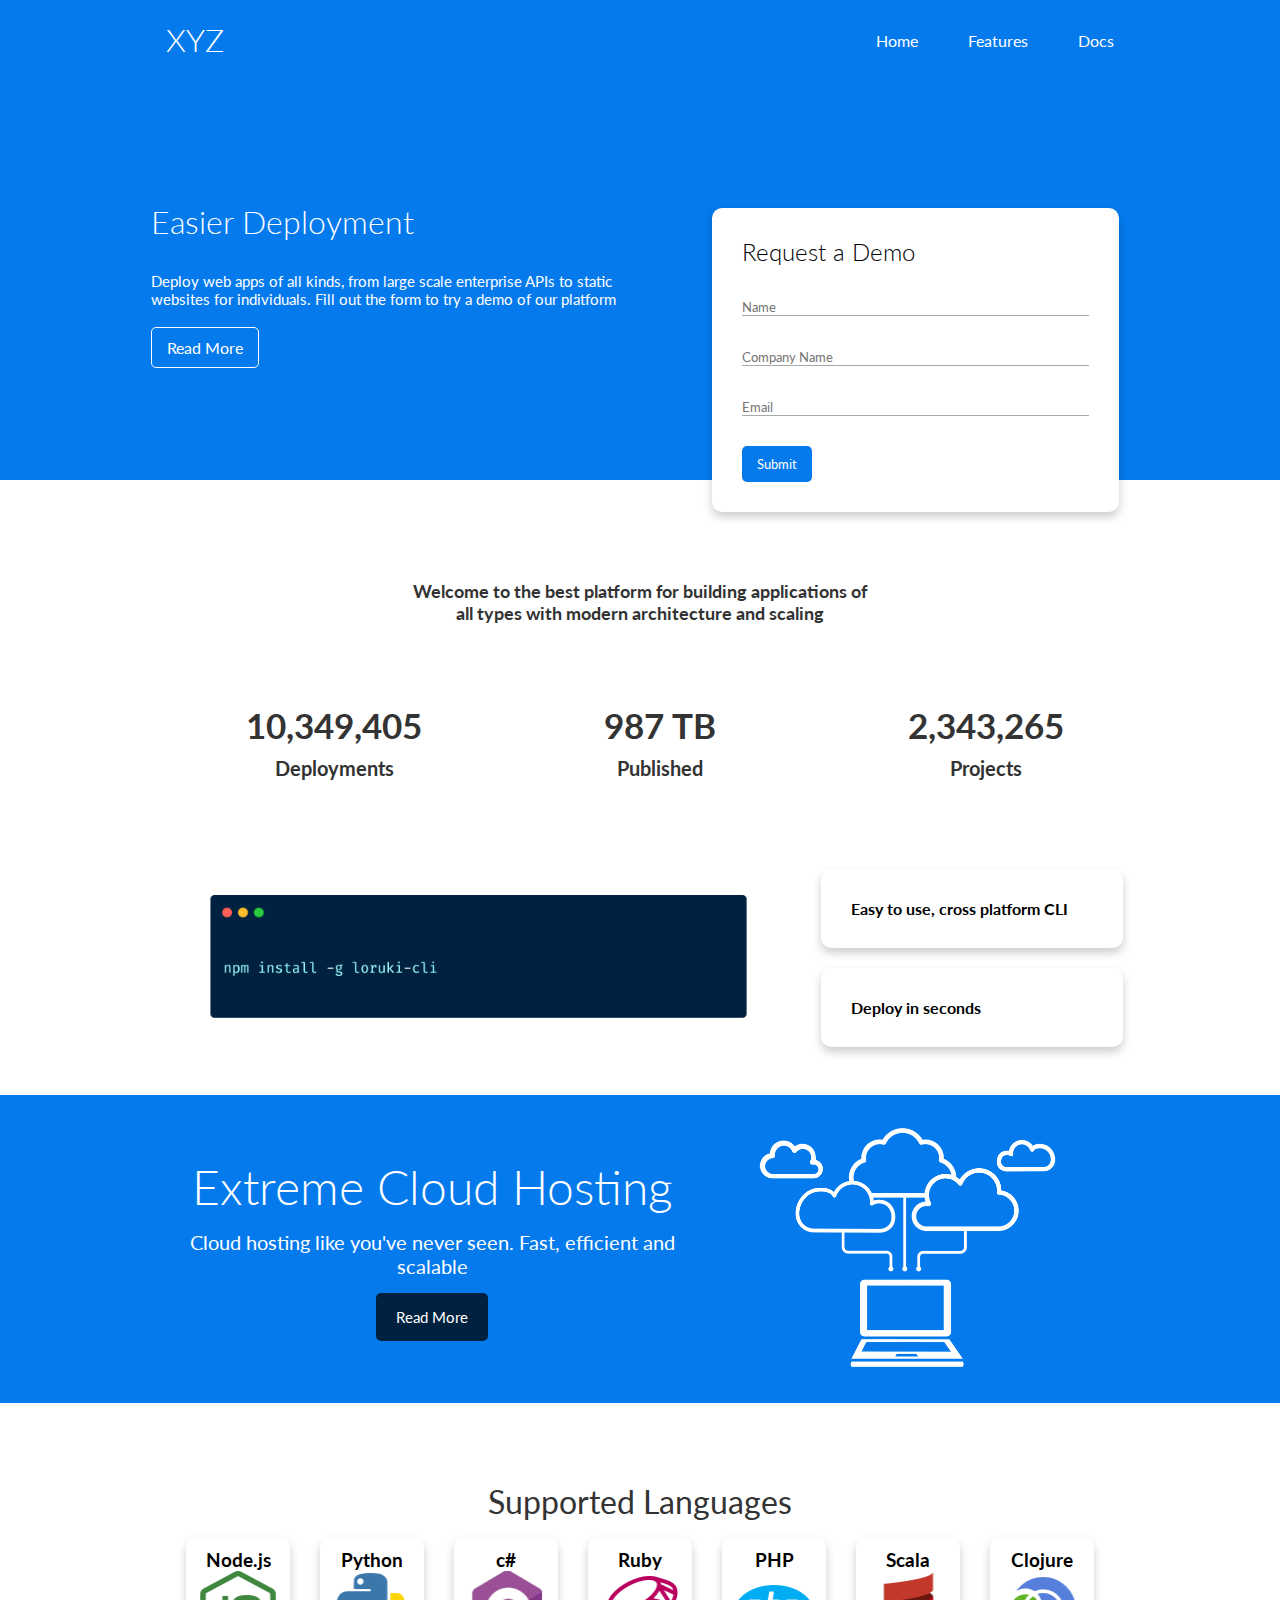
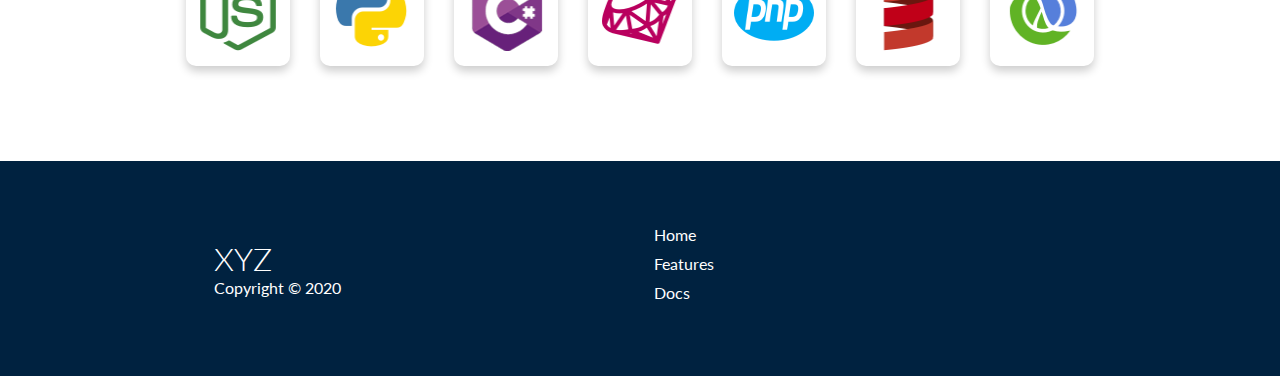
<file: index.html>
<!DOCTYPE html>
<html lang="en">

<head>
    <meta charset="UTF-8">
    <meta http-equiv="X-UA-Compatible" content="IE=edge">
    <meta name="viewport" content="width=device-width, initial-scale=1.0">
    <!-- google Fonts -->
    <link rel="preconnect" href="https://fonts.gstatic.com">
    <link href="https://fonts.googleapis.com/css2?family=Lato:wght@300&display=swap" rel="stylesheet">
    <!-- font awesome -->
    <link rel="stylesheet" href="https://cdnjs.cloudflare.com/ajax/libs/font-awesome/5.15.2/css/all.min.css"
        integrity="sha512-HK5fgLBL+xu6dm/Ii3z4xhlSUyZgTT9tuc/hSrtw6uzJOvgRr2a9jyxxT1ely+B+xFAmJKVSTbpM/CuL7qxO8w=="
        crossorigin="anonymous" />
    <!-- External CSS -->
    <link rel="stylesheet" href="css/style.css">
    <title>XYZ | A responsive website</title>
</head>

<body>
    <!-- Navbar -->
    <nav class="navbar">
        <div class="container flex">
            <h1 class="logo">XYZ</h1>
            <div class="navLinks">
                <ul>
                    <li><a href="index.html">Home</a></li>
                    <li><a href="features.html">Features</a></li>
                    <li><a href="docs.html">Docs</a></li>
                </ul>
            </div>
        </div>
    </nav>
    <!-- beginning form section-->
    <section class="show">
        <div class="container grid">
            <div class="showcaseText">
                <h1>Easier Deployment</h1>
                <p>Deploy web apps of all kinds, from large scale enterprise APIs to static websites for individuals.
                    Fill out the form to try a demo of our platform</p>
                <a href="features.html" class="btn btn-outline">Read More</a>
            </div>
            <div class="showcaseForm card">
                <h2>Request a Demo</h2>
                <form action="">
                    <div class="form-control">
                        <input type="text" placeholder="Name" required>
                    </div>
                    <div class="form-control">
                        <input type="text" placeholder="Company Name" required>
                    </div>
                    <div class="form-control">
                        <input type="email" placeholder="Email" required>
                    </div>
                    <button class="btn btn-primary">Submit</button>
                </form>
            </div>
        </div>

    </section>
    <section class="numericSection">
        <div class="container">
            <div class="numericSection-heading">
                <p>Welcome to the best platform for building applications of all types with modern architecture and
                    scaling
                </p>
            </div>

            <div class="stats grid">
                <div class="stats-div">
                    <i class="fas fa-server stats-icon"></i>
                    <h1>10,349,405</h1>
                    <h4>Deployments</h4>
                </div>
                <div class="stats-div">
                    <i class="fas fa-upload stats-icon"></i>
                    <h1>987 TB</h1>
                    <h4>Published</h4>
                </div>
                <div class="stats-div">
                    <i class="fas fa-project-diagram stats-icon"></i>
                    <h1>2,343,265</h1>
                    <h4>Projects</h4>
                </div>
            </div>
        </div>
    </section>
    <section class="installationGuide">
        <div class="container grid">
            <div class="imageDiv">
                <img src="images/cli.png" alt="" style="height: 50%; margin: auto;">
            </div>
            <div class="cliDiv">
                <div class="card">
                    <p>Easy to use, cross platform CLI</p>
                </div>
                <div class="card">
                    <p>Deploy in seconds</p>
                </div>
            </div>
        </div>
    </section>

    <!-- Hosting -->
    <section class="hostingSection">
        <div class="container grid">
            <div class="hostingText">
                <h1 style="margin-bottom: 15px; font-size:48px">Extreme Cloud Hosting</h1>
                <p style="margin-bottom: 15px; font-size: 20px;">Cloud hosting like you've never seen. Fast, efficient
                    and scalable</p>
                <a href="" class="btn btn-dark" style="display: inline-block;">Read More</a>
            </div>
            <div>
                <img class="hostingImg" src="images/cloud.png" alt="">
            </div>
        </div>
    </section>

    <!-- languages -->
    <section class="languageSection">
        <div style="text-align: center;">
            <h1 style="font-weight: 400; font-size: 2rem;">Supported Languages</h1>
        </div>
        <div class="container flex">
            <div class="card">
                <h3>Node.js</h3>
                <img src="images/logos/node.png" alt="">
            </div>
            <div class="card">
                <h3>Python</h3>
                <img src="images/logos/python.png" alt="">
            </div>
            <div class="card">
                <h3>c#</h3>
                <img src="images/logos/csharp.png" alt="">
            </div>
            <div class="card">
                <h3>Ruby</h3>
                <img src="images/logos/ruby.png" alt="">
            </div>
            <div class="card">
                <h3>PHP</h3>
                <img src="images/logos/php.png" alt="">
            </div>
            <div class="card">
                <h3>Scala</h3>
                <img src="images/logos/scala.png" alt="">
            </div>
            <div class="card">
                <h3>Clojure</h3>
                <img src="images/logos/clojure.png" alt="">
            </div>
        </div>
    </section>

    <footer class="footerSection">
        <div class="container" style="color: white;">
            <div class="grid">
                <div>
                    <h1 style="font-size: 32px;">XYZ</h1>
                    <p>Copyright © 2020</p>
                </div>
                <div>
                    <ul>
                        <li><a href="">Home</a></li>
                        <li><a href="">Features</a></li>
                        <li><a href="">Docs</a></li>
                    </ul>
                </div>
                <div>
                    <i class="fab fa-github"></i>
                    <i class="fab fa-facebook"></i>
                    <i class="fab fa-github"></i>
                    <i class="fab fa-twitter"></i>
                </div>
            </div>
        </div>
    </footer>
</body>

</html>
</file>
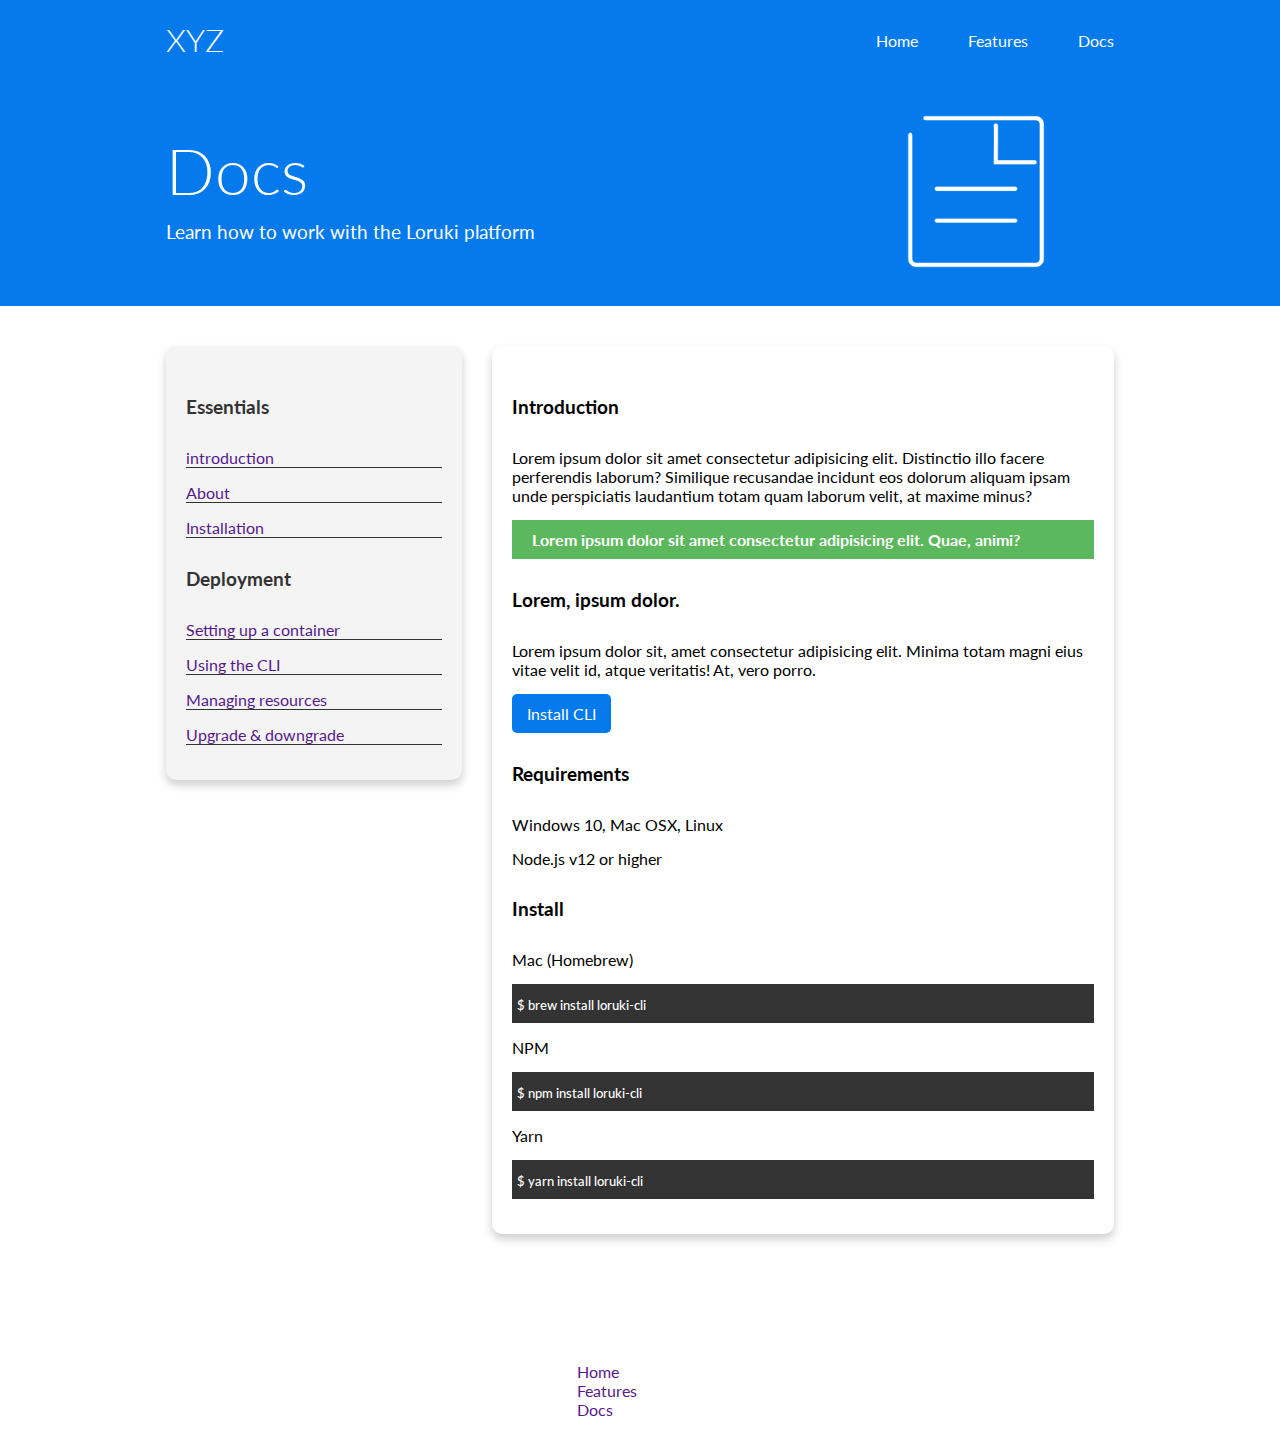
<file: docs.html>
<!DOCTYPE html>
<html lang="en">

<head>
    <meta charset="UTF-8">
    <meta http-equiv="X-UA-Compatible" content="IE=edge">
    <meta name="viewport" content="width=device-width, initial-scale=1.0">
    <!-- google Fonts -->
    <link rel="preconnect" href="https://fonts.gstatic.com">
    <link href="https://fonts.googleapis.com/css2?family=Lato:wght@300&display=swap" rel="stylesheet">
    <!-- Font Awesome -->
    <link rel="stylesheet" href="https://cdnjs.cloudflare.com/ajax/libs/font-awesome/5.15.2/css/all.min.css"
        integrity="sha512-HK5fgLBL+xu6dm/Ii3z4xhlSUyZgTT9tuc/hSrtw6uzJOvgRr2a9jyxxT1ely+B+xFAmJKVSTbpM/CuL7qxO8w=="
        crossorigin="anonymous" />
    <!-- External CSS stylesheet -->
    <link rel="stylesheet" href="css/docs-stylesheet.css">
    <title>XYZ | Docs</title>
</head>

<body>
    <!-- Navbar -->
    <nav class="navbar">
        <div class="container flex">
            <h1 class="logo">XYZ</h1>
            <div>
                <ul>
                    <li><a href="index.html">Home</a></li>
                    <li><a href="features.html">Features</a></li>
                    <li><a href="docs.html">Docs</a></li>
                </ul>
            </div>
        </div>
    </nav>

    <!-- Heading Section -->
    <section class="headingSection">
        <div class="container grid">
            <div class="headingText">
                <h1>Docs</h1>
                <p>Learn how to work with the Loruki platform</p>
            </div>
            <div class="headingImage">
                <img src="images/docs.png" alt="" style="margin-left:50%; width: 40%;">
            </div>
        </div>
    </section>

    <!-- body section -->
    <section class="bodySection">
        <div class="container grid">
            <div class="essentials">
                <div class="card">
                    <div class="esssentialPart1">
                        <h3>Essentials</h3>
                        <ul>
                            <li><a href="">introduction</a></li>
                            <li><a href="">About</a></li>
                            <li><a href="">Installation</a></li>
                        </ul>
                    </div>
                    <div class="esssentialPart2">
                        <h3>Deployment</h3>
                        <ul>
                            <li><a href="">Setting up a container</a></li>
                            <li><a href="">Using the CLI</a></li>
                            <li><a href="">Managing resources</a></li>
                            <li><a href="">Upgrade & downgrade</a></li>
                        </ul>
                    </div>
                </div>
            </div>
            <div class="introduction">
                <div class="card">
                    <div class="introductionPart1">
                        <h3>Introduction</h3>
                        <p>Lorem ipsum dolor sit amet consectetur adipisicing elit. Distinctio illo facere perferendis
                            laborum? Similique recusandae incidunt eos dolorum aliquam ipsam unde perspiciatis
                            laudantium totam quam laborum velit, at maxime minus?</p>
                        <div class="alert">
                            <p><i class="fas fa-info"></i>Lorem ipsum dolor sit amet consectetur adipisicing elit. Quae,
                                animi?</p>
                        </div>
                    </div>
                    <div class="introductionPart2">
                        <h3>Lorem, ipsum dolor.</h3>
                        <p>Lorem ipsum dolor sit, amet consectetur adipisicing elit. Minima totam magni eius vitae velit
                            id, atque veritatis! At, vero porro.</p>
                        <a href="" class="btn btn-primary">Install CLI</a>
                    </div>
                    <div class="introductionPart3">
                        <h3>Requirements</h3>
                        <p>Windows 10, Mac OSX, Linux</p>
                        <p>Node.js v12 or higher</p>
                    </div>
                    <div class="introductionPart4">
                        <h3>Install</h3>
                        <p>Mac (Homebrew)</p>
                        <p class="code"><code>$ brew install loruki-cli</code></p>
                        <p>NPM</p>
                        <p class="code"><code>$ npm install loruki-cli</code></p>
                        <p>Yarn</p>
                        <p class="code"><code>$ yarn install loruki-cli</code></p>
                    </div>
                </div>
            </div>
        </div>
    </section>

    <!-- Footer -->
    <footer class="footerSection">
        <div class="container" style="color: white;">
            <div class="grid">
                <div>
                    <h1 style="font-size: 32px;">XYZ</h1>
                    <p>Copyright © 2020</p>
                </div>
                <div>
                    <ul>
                        <li><a href="">Home</a></li>
                        <li><a href="">Features</a></li>
                        <li><a href="">Docs</a></li>
                    </ul>
                </div>
                <div>
                    <i class="fab fa-github"></i>
                    <i class="fab fa-facebook"></i>
                    <i class="fab fa-github"></i>
                    <i class="fab fa-twitter"></i>
                </div>
            </div>
        </div>
    </footer>
</body>

</html>
</file>
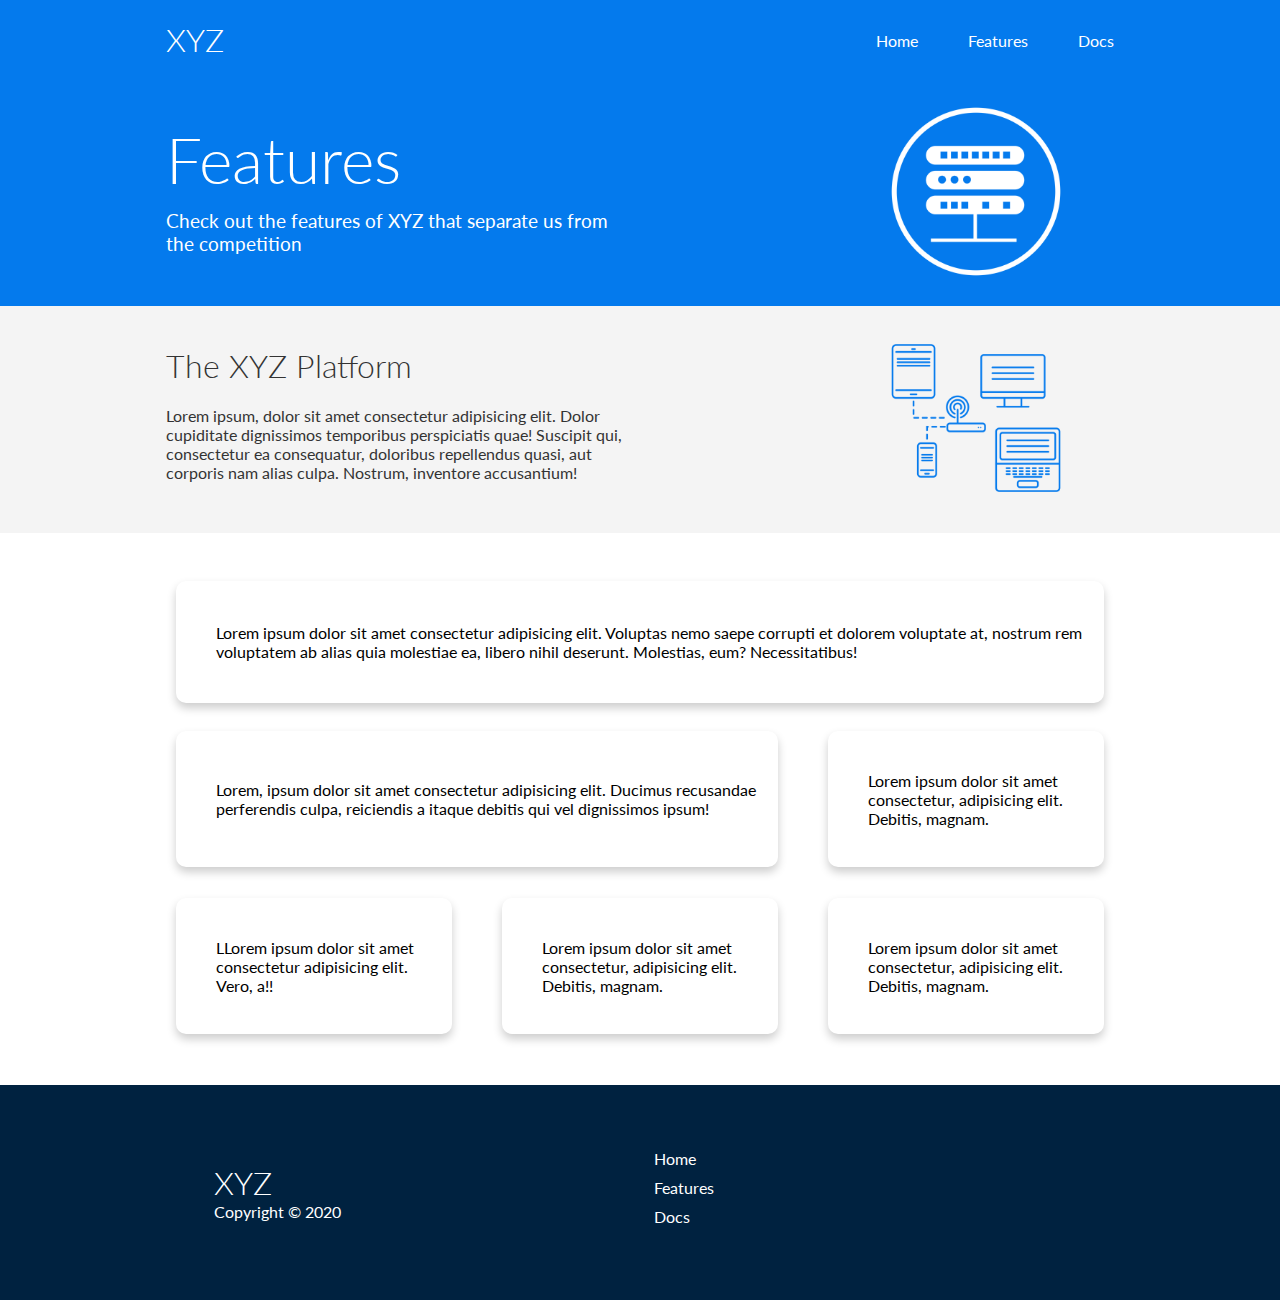
<file: features.html>
<!DOCTYPE html>
<html lang="en">

<head>
    <meta charset="UTF-8">
    <meta http-equiv="X-UA-Compatible" content="IE=edge">
    <meta name="viewport" content="width=device-width, initial-scale=1.0">
    <!-- google Fonts -->
    <link rel="preconnect" href="https://fonts.gstatic.com">
    <link href="https://fonts.googleapis.com/css2?family=Lato:wght@300&display=swap" rel="stylesheet">
    <!-- Font Awesome -->
    <link rel="stylesheet" href="https://cdnjs.cloudflare.com/ajax/libs/font-awesome/5.15.2/css/all.min.css"
        integrity="sha512-HK5fgLBL+xu6dm/Ii3z4xhlSUyZgTT9tuc/hSrtw6uzJOvgRr2a9jyxxT1ely+B+xFAmJKVSTbpM/CuL7qxO8w=="
        crossorigin="anonymous" />
    <!-- External CSS stylesheet -->
    <link rel="stylesheet" href="css/features-style.css">

    <title>XYZ | Features</title>
</head>

<body>
    <!-- Navbar -->
    <nav class="navbar">
        <div class="container flex">
            <h1 class="logo">XYZ</h1>
            <div class="navLinks">
                <ul>
                    <li><a href="index.html">Home</a></li>
                    <li><a href="features.html">Features</a></li>
                    <li><a href="docs.html">Docs</a></li>
                </ul>
            </div>
        </div>
    </nav>

    <!-- Heading Section -->
    <section class="headingSection">
        <div class="container grid">
            <div class="headingText">
                <h1>Features</h1>
                <p>Check out the features of XYZ that separate us from the competition</p>
            </div>
            <div class="headingImage">
                <img src="images/server.png" alt="" >
            </div>
        </div>
    </section>
    
    <!-- Platform Description -->
    <section class="descriptionSection">
        <div class="container grid">
            <div class="descriptionText">
                <h1>The XYZ Platform</h1>
                <p>Lorem ipsum, dolor sit amet consectetur adipisicing elit. Dolor cupiditate dignissimos temporibus perspiciatis quae! Suscipit qui, consectetur ea consequatur, doloribus repellendus quasi, aut corporis nam alias culpa. Nostrum, inventore accusantium!</p>
            </div>
            <div class="headingImage">
                <img src="images/server2.png" alt="">
            </div>
        </div>
    </section>

    <!-- features section -->
    <section class="featuresList">
        <div class="container grid">
            <div class="card feature-1 flex">
                <i class="fas fa-server stats-icon"></i>
                <p>Lorem ipsum dolor sit amet consectetur adipisicing elit. Voluptas nemo saepe corrupti et dolorem voluptate at, nostrum rem voluptatem ab alias quia molestiae ea, libero nihil deserunt. Molestias, eum? Necessitatibus!</p> 
            </div>
            <div class="card feature-2 flex">
                <i class="fas fa-network-wired"></i>
                <p>Lorem, ipsum dolor sit amet consectetur adipisicing elit. Ducimus recusandae perferendis culpa, reiciendis a itaque debitis qui vel dignissimos ipsum!   </p> 
            </div>
            <div class="card flex">
                <i class="fas fa-laptop-code"></i>
                <p>Lorem ipsum dolor sit amet consectetur, adipisicing elit. Debitis, magnam.</p> 
            </div>
            <div class="card flex">
                <i class="fas fa-database"></i>
                <p>LLorem ipsum dolor sit amet consectetur adipisicing elit. Vero, a!!</p> 
            </div>
            <div class="card flex">
                <i class="fas fa-power-off"></i>
                <p>Lorem ipsum dolor sit amet consectetur, adipisicing elit. Debitis, magnam.</p> 
            </div>
            <div class="card flex">
                <i class="fas fa-upload"></i>
                <p>Lorem ipsum dolor sit amet consectetur, adipisicing elit. Debitis, magnam.</p> 
            </div>
            
        </div>
    </section>

    <!-- Footer -->
    <footer class="footerSection">
        <div class="container" style="color: white;">
            <div class="grid">
                <div>
                    <h1 style="font-size: 32px;">XYZ</h1>
                    <p>Copyright © 2020</p>
                </div>
                <div>
                    <ul>
                        <li><a href="">Home</a></li>
                        <li><a href="">Features</a></li>
                        <li><a href="">Docs</a></li>
                    </ul>
                </div>
                <div>
                    <i class="fab fa-github"></i>
                    <i class="fab fa-facebook"></i>
                    <i class="fab fa-github"></i>
                    <i class="fab fa-twitter"></i>
                </div>
            </div>
        </div>
    </footer>
</body>

</html>
</file>
<file: css/style.css>
* {
    font-family: 'Lato', sans-serif;
    margin: 0;
    padding: 0;
}

body {
    color: #333;
}

a {
    text-decoration: none;
}

ul {
    list-style-type: none;
}

/* Navbar style */

.container {
    margin: 0 13%;
}

.flex {
    height: 100%;
    display: flex;
    justify-content: center;
    align-items: center;
}
.grid {
    display: grid;
    gap: 30px;
    justify-content: center;
    align-items: center;
    height: 100%;
}
.card {
    color: black;
    background-color: white;
    margin: 10px;
    border-radius: 10px;
    box-shadow: 0px 5px 10px rgba(0, 0, 0, 0.2);
}
.btn {
    border: 0px;
    padding: 10px 15px;
    color: white;
    cursor: pointer;
}
.navbar ul {
    display: flex;
}

.navbar a {
    color: white;
    margin-left: 50px;
}

.navbar a:hover {
    border-bottom: 1px solid white;
}

h1, h2 {
    font-weight: 300;
    line-height: 1.2;
}

img {
    width: 100%;
}

.navbar {
    background-color: #047aed;
    color: white;
    height: 80px;
}
.navbar .flex{
    justify-content: space-between;
}
/* showcase style */

.show {
    background-color: #047aed;
    height: 400px;
    color: white;
    position: relative;
}
.show .grid {
    grid-template-columns: 55% 45%;
}

.showcaseText {
    color: white;
    animation: slideInFromLeft 1s ease-in;
}

.showcaseText p {
    margin: 30px 0px;
    font-size: 15px;
}

.showcaseForm {
    position: relative;
    top: 80px;
    padding: 30px;
    /* z-index: 100; */
    animation: slideInFromRight 1s ease-in;
}
.card input {
    outline: none;
}
.btn-outline {
    background-color: #047aed;
    border: 1px solid white;
    border-radius: 5px;
}

.show input {
    border: 0px;
    width: 100%;
}

.form-control {
    margin: 30px 0px;
    border-bottom: 1px solid darkgray;
}

.btn-primary {
    background-color: #047aed;
    border-radius: 5px;
}

/* NumericSection */

.numericSection {
    margin-top: 100px;
    animation: slideInFromBottom 1s ease-in;
}

.numericSection-heading {
    font-size: 18px;
    font-weight: bold;
    text-align: center;
    width: 50%;
    margin: auto;
}
.numericSection .grid{
    grid-template-columns: repeat(3,1fr);
    justify-content: space-evenly;
}

.stats {
    margin: 50px 0px;
}

.stats-icon {
    font-size: 40px;
}

.stats-div {
    text-align: center;
    margin: 20px;
    width: 100%;
}

.stats h1 {
    padding: 10px 0px;
    font-size: 35px;
    font-weight: bold;
    text-align: center;
}

.stats h4 {
    font-size: 20px;
    font-weight: bold;
}

/* installation section */
.installationGuide {
    margin: 30px 0px;
}

.installationGuide .grid {
    gap: 20px;
    grid-template-columns: repeat(3,1fr);
}
.imageDiv{
    grid-column: 1/3;
}
.cliDiv {
    display: flex;
    flex-wrap: wrap;
    flex-direction: column;
    justify-content: center;
    align-items: center;
    width: 100%;
}

.cliDiv .card {
    width: 80%;
    font-weight: bold;
    padding: 30px;
}

/* Hosting */
.hostingSection {
    background-color: #047aed;
    color: white;
    text-align: center;
    padding: 20px 20px;
}

.hostingSection .grid {
    grid-template-columns: 55% 42%;
}

.hostingSection .btn {
    background-color: #002240;
    padding: 15px 20px;
}

.btn-dark {
    border-radius: 5px;
    font-size: 15px;
}

/* Language Section */

.languageSection {
    padding: 80px 0px;
    text-align: center;
}
.languageSection img{
    height: 80px;
    width: 80px;
}
.languageSection .flex{
    flex-wrap: wrap;
    text-align: center;
}
.languageSection .card {
    transition: margin-top 0.1s ease-in-out;
    padding: 12px;
    margin: 15px;
}

.languageSection .card:hover {
    margin-top: 5px;
}

/* Footer */

.footerSection {
    background-color: #002240;
    padding: 5%;
    line-height: 1.2;
}

.footerSection .grid {
    grid-template-columns: auto auto auto;
    justify-content: space-between;
}

.footerSection a {
    color: white;
}

.footerSection li {
    padding-bottom: 10px;
}

.footerSection i {
    padding-left: 10px;
}
/* Animations */
@keyframes slideInFromLeft{
    0%{
        transform: translateX(-100%);
    }
    100%{
        transform: translateX(0%);
    }
}
@keyframes slideInFromRight{
    0%{
        transform: translateX(100%);
    }
    100%{
        transform: translateX(0%);
    }
}
@keyframes slideInFromTop{
    0%{
        transform: translateY(-100%);
    }
    100%{
        transform: translateX(0%);
    }
}
@keyframes slideInFromBottom{
    0%{
        transform: translateY(100%);
    }
    100%{
        transform: translateX(0%);
    }
}

/* Responsiveness */

@media (max-width:768px) {
    /* show section */
    .show{
        height: 100%;
        padding-bottom: 10px;
    }
    .show .grid {
        grid-template-columns: repeat(1,1fr);
        padding-top: 30px;
        text-align: center;
    }
    .showcaseText{
        animation: slideInFromTop 1s ease-in;
    }
    .showcaseForm {
        top: 0;
        margin: 0 auto;
        animation: slideInFromBottom 1s ease-in;
    }  
    /* Numeric section */
    .numericSection {
        margin-top: 50px;
        
    }
    .numericSection-heading{
        width: 100%;
    }
    .numericSection .grid {
        grid-template-columns: repeat(1,1fr);
    }
    .stats-div{
        width: 100%;
    }
    .installationGuide .grid{
        grid-template-columns: repeat(1,1fr);
        grid-column-gap: 0;
    }
    /* Hosting */
    .hostingSection .grid {
        grid-template-columns: repeat(1,1fr);
    } 
    .footerSection .grid {
        grid-template-columns: auto;
        justify-content: space-between;
    }  
}
@media (max-width: 500px){
    .navbar .flex{
        flex-direction: column; 
    }
    .navLinks{
        height: 100px;
        margin-top: 20px;
    }
}
</file>
<file: css/docs-stylesheet.css>
*{
    font-family: 'Lato', sans-serif;
    margin: 0;
    padding: 0;
}
body {
    color: #333;
}

a {
    text-decoration: none;
}

ul {
    list-style-type: none;
}
.container {
    margin: 0 13%;
}

.flex {
    display: flex;
    flex-direction: row;
    justify-content: space-between;
    align-items: center;
    /* height: 100%; */
}
.grid {
    display: grid;
    gap: 30px;
    justify-content: center;
    align-items: center;
    
}
.card{
    color: black;
    background-color: white;
    padding: 20px;
    border-radius: 10px;
    box-shadow: 0px 5px 10px rgba(0, 0, 0, 0.2);
}
.btn {
    display: inline-block;
    border: 0px;
    padding: 10px 15px;
    color: white;
}
.btn-primary {
    background-color: #047aed;
    border-radius: 5px;
    
}
/* Navbar */
.navbar {
    background-color: #047aed;
    color: white;
    height: 80px;
}
.navbar .flex{
    height: 100%;
}
.navbar a {
    color: white;
    margin-left: 50px;
}

.navbar a:hover {
    border-bottom: 3px solid white;
}
.navbar ul{
    display: flex;
}

h1, h2 {
    font-weight: 300;
    line-height: 1.2;
}

img {
    width: 100%;
}

/* Heading Section */
.headingSection{
    background-color: #047aed;
    color: white;
    padding: 20px 0px;
}
.headingSection .grid{
    grid-template-columns: repeat(2, 1fr);
}
.headingText h1{
    font-size: 4rem;
    margin-bottom: 10px;
}
.headingText p{
    font-size: 1.2rem;
    margin-bottom: 10px;
}
/* Body Section */
.bodySection{
    margin: 40px 0px;
}
.bodySection .grid{
    grid-template-columns: repeat(3,1fr);
}

.bodySection .introduction{
    grid-column: 2/4;
}
.bodySection h3{
    margin: 30px 0px;
}
.essentials{
    height: 100%;
}
.essentials .card{
    color: #333;
    background-color: #f4f4f4;
}

.essentials li{
    margin: 15px 0px;
    border-bottom: 1px solid #333;
}
.introduction p{
    margin: 15px 0px;
    font-size: 16px;
}
.alert{
    background-color: #5cb85c;
}
.alert p{
    color: white;
    padding: 10px 0px;
    font-weight: bold;
}
.alert i{
    padding:0px 10px;
}
.introductionPart4 p{
    /* display: block; */
}
.code{
    display: block; 
    color: white;
    background-color: #333;
    padding: 10px  5px;
}
code{
    font-size: 13px;
    font-weight: 500;
}

/* Responsiveness */

@media (max-width: 768px){
    .headingSection .grid{
        grid-template-columns: repeat(1,1fr);
        text-align: center;
    }
    .headingImage img{
        margin: 0% !important;
        width: 50% !important;
    }
    .bodySection .grid{
        grid-template-columns: repeat(1,1fr);
    }
    .bodySection .introduction{
        grid-column: 1/ span 1;
    }
    .footerSection .grid {
        grid-template-columns: auto;
        justify-content: space-between;
    }
}

@media (max-width: 500px){
    .navbar .flex{
        flex-direction: column;
    }
    .navLinks{
        height: 100px;
        margin-top: 20px;
    }
    
}
</file>
<file: css/features-style.css>
*{
    font-family: 'Lato', sans-serif;
    margin: 0;
    padding: 0;
}
body {
    color: #333;
}

a {
    text-decoration: none;
}

ul {
    list-style-type: none;
}
.container {
    margin: 0 13%;
}

.flex {
    display: flex;
    flex-direction: row;
    justify-content: space-between;
    align-items: center;
    /* height: 100%; */
}
.grid {
    display: grid;
    gap: 30px;
    justify-content: center;
    align-items: center;
    height: 100%;
}
.card{
    color: black;
    background-color: white;
    padding: 20px;
    margin: 10px;
    height: 70%;
    border-radius: 10px;
    box-shadow: 0px 5px 10px rgba(0, 0, 0, 0.2);
}
/* Navbar */
.navbar {
    background-color: #047aed;
    color: white;
    height: 80px;
}
.navbar .flex{
    height: 100%;
}
.navbar a {
    color: white;
    margin-left: 50px;
}

.navbar a:hover {
    border-bottom: 3px solid white;
}
.navbar ul{
    display: flex;
}

h1, h2 {
    font-weight: 300;
    line-height: 1.2;
}

img {
    width: 100%;
}

/* Heading Section */
.headingSection{
    background-color: #047aed;
    color: white;
    padding: 20px 0px;
}
.headingSection .grid{
    grid-template-columns: repeat(2, 1fr);
}
.headingText h1{
    font-size: 4rem;
    margin-bottom: 10px;
}
.headingText p{
    font-size: 1.2rem;
    margin-bottom: 10px;
}
.headingImage img{
    margin-left: 50%;
    width: 40%;
}

/* Description section */
.descriptionSection{
    padding: 20px 0px;
    background-color: #f4f4f4;
}
.descriptionSection .grid{
    grid-template-columns: repeat(2, 1fr);
}
.descriptionSection h1{
    font-size: 2rem;
    margin: 10px 0px;
}
.descriptionSection p{
    margin: 20px 0px;
}

/* Features Section */
.featuresList{
    margin: 50px 0px;
}
.featuresList .grid{
    grid-template-columns: repeat(3,1fr);
    text-align: left;
    /* line-height: 1.5rem; */
}
.featuresList .feature-1{
    grid-column: 1/ span 3;
}
.featuresList .feature-2{
    grid-column: 1/ span 2; 
}
.featuresList i{
    font-size: 40px;
    padding: 0 10px;
}
.featuresList p{
    margin: 10px 0;
}
.footerSection{
    background-color: #002240;
    padding: 5%;
    line-height: 1.2;
}
.footerSection .grid{
    grid-template-columns: auto auto auto;
    justify-content: space-between;
}
.footerSection a{
    color: white;
}
.footerSection li{
    padding-bottom: 10px;
}
.footerSection i{
    padding-left: 10px;
    font-size: 30px;
}

/* Responsiveness */
@media(max-width: 768px){
    .headingSection .grid, .descriptionSection .grid, .featuresList .grid{
        grid-template-columns: repeat(1,1fr);
        text-align: center;
    }
    .headingImage img{
        margin: 0%;
        width: 50%;
    }
    
    .featuresList .feature-1,.featuresList .feature-2{
        grid-column: 1/span 1;
    }
    .footerSection .grid {
        grid-template-columns: auto;
        justify-content: space-between;
    }
}

@media (max-width: 500px){
    .navbar .flex{
        flex-direction: column;
    }
    .navLinks{
        height: 100px;
        margin-top: 20px;
    }
    
}
</file>
